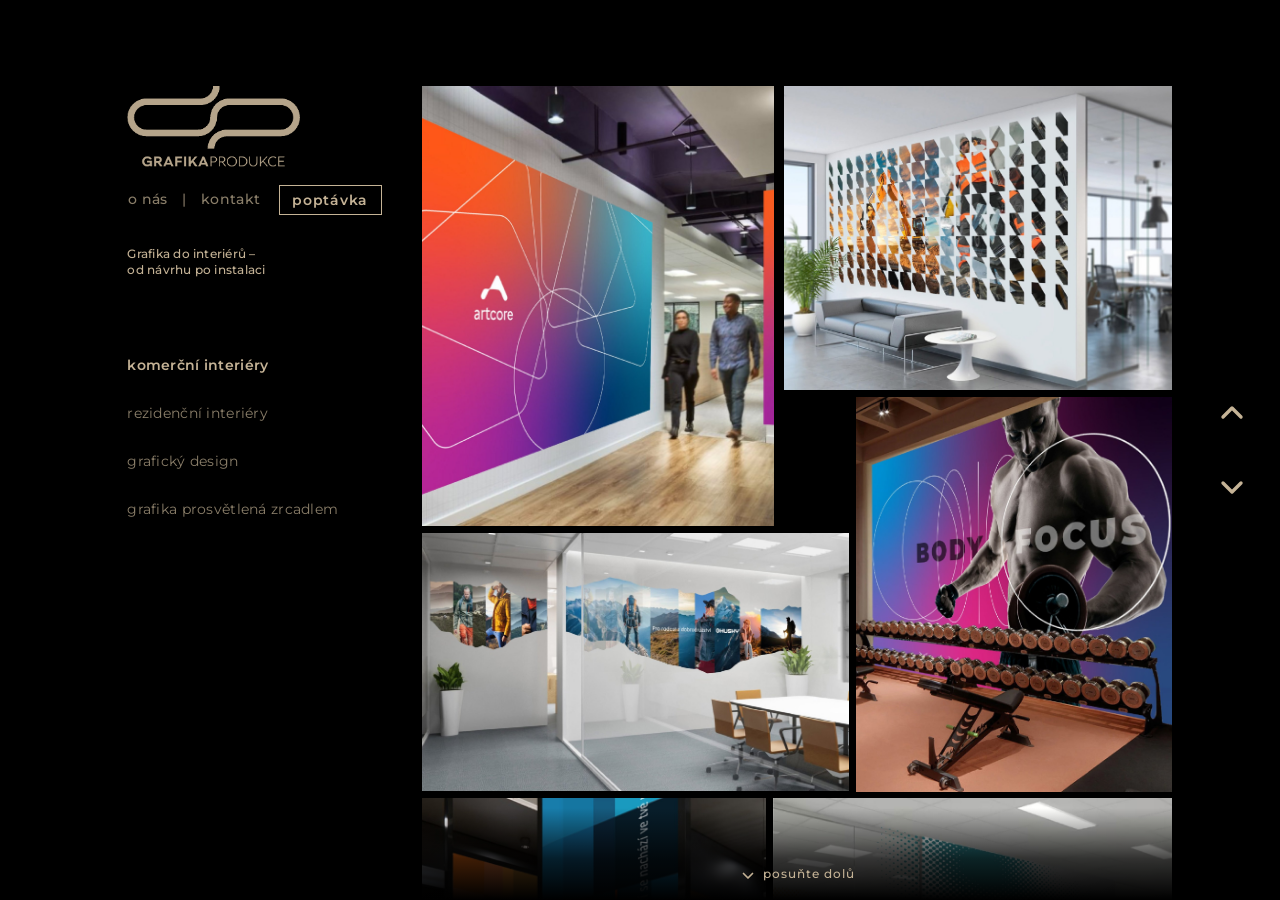
<file: index.html>
<!DOCTYPE html>
<html lang="cs">
<head>
  <meta charset="UTF-8" />
  <meta name="viewport" content="width=device-width, initial-scale=1.0" />
  <title>Grafika do interiérů a kanceláří, orientační systémy | GRAFIKAPRODUKCE</title>
  <meta name="description" content="Navrhujeme a vyrábíme grafiku pro komerční interiéry: wall design, kompletní grafiku kanceláří, orientační systémy a polepy skel. Pro architekty, fit-out firmy i firmy. Praha." />
  <link rel="canonical" href="https://www.grafikaprodukce.cz/" />
  <link rel="icon" href="/favicon.ico" sizes="any" />
  <link rel="icon" href="assets/logo.png" type="image/png" />
  <meta property="og:title" content="Grafika do interiérů a kanceláří, orientační systémy | GRAFIKAPRODUKCE" />
  <meta property="og:description" content="Navrhujeme a vyrábíme grafiku pro komerční interiéry: wall design, kompletní grafiku kanceláří, orientační systémy a polepy skel. Pro architekty, fit-out firmy i firmy. Praha." />
  <meta property="og:type" content="website" />
  <meta property="og:url" content="https://www.grafikaprodukce.cz/" />
  <meta property="og:image" content="https://www.grafikaprodukce.cz/assets/logo.png" />
  <meta property="og:locale" content="cs_CZ" />
  <meta property="og:site_name" content="GRAFIKAPRODUKCE" />
  <meta name="twitter:card" content="summary_large_image" />
  <meta name="theme-color" content="#000000" />
  <script type="application/ld+json">
  {
    "@context": "https://schema.org",
    "@type": "ProfessionalService",
    "name": "GRAFIKAPRODUKCE",
    "url": "https://www.grafikaprodukce.cz/",
    "logo": "https://www.grafikaprodukce.cz/assets/logo.png",
    "image": "https://www.grafikaprodukce.cz/assets/logo.png",
    "email": ["lumir@grafikaprodukce.cz", "lucie@grafikaprodukce.cz"],
    "telephone": ["+420732828692", "+420731450001"],
    "address": {
      "@type": "PostalAddress",
      "addressLocality": "Praha 6"
    },
    "employee": [
      {
        "@type": "Person",
        "name": "Lumír Kučera",
        "jobTitle": "grafika",
        "email": "lumir@grafikaprodukce.cz",
        "telephone": "+420732828692"
      },
      {
        "@type": "Person",
        "name": "Lucie Kučerová",
        "jobTitle": "produkce",
        "email": "lucie@grafikaprodukce.cz",
        "telephone": "+420731450001"
      }
    ]
  }
  </script>
  <link rel="preconnect" href="https://fonts.googleapis.com" />
  <link rel="preconnect" href="https://fonts.gstatic.com" crossorigin />
  <link href="https://fonts.googleapis.com/css2?family=Montserrat:wght@300;400;500;600&display=swap" rel="stylesheet" />
  <link rel="stylesheet" href="styles.css?v=tag1" />
</head>
<body>
  <div class="page">
    <header class="header">
      <a href="#galerie" class="logo" id="logo-home" aria-label="GRAFIKAPRODUKCE — domů">
        <img src="assets/logo.png" alt="GRAFIKAPRODUKCE" width="260" height="123" />
      </a>
      <nav class="top-nav" aria-label="Hlavní navigace">
        <a href="#onas" data-nav="onas">o nás</a>
        <span class="sep" aria-hidden="true">|</span>
        <a href="#kontakt" data-nav="kontakt">kontakt</a>
        <a href="#poptavka" class="nav-cta" data-nav="poptavka">poptávka</a>
      </nav>
    </header>

    <aside class="sidebar" aria-label="Kategorie">
      <h1>Grafika do interiérů – od návrhu po instalaci</h1>
      <nav class="cat-nav">
        <button type="button" class="cat active" data-cat="commercial">komerční interiéry</button>
        <button type="button" class="cat" data-cat="residential">rezidenční interiéry</button>
        <button type="button" class="cat" data-cat="branding">grafický design</button>
        <button type="button" class="cat" data-cat="mirror">grafika prosvětlená zrcadlem</button>
      </nav>
    </aside>

    <main class="main" id="main" tabindex="-1">
      <p class="sr-only" id="gallery-status" aria-live="polite"></p>
      <section class="gallery-panel" id="gallery-panel">
        <div class="gallery" id="gallery"></div>
      </section>

      <section class="about-panel" id="about" hidden>
        <div class="about-inner">
          <h2 class="about-heading">Grafický design</h2>
          <p class="about-text">
            Vytvoříme pro vás jedinečnou identitu značky. Logo, barvy, typografii. Pomáháme vizuálně komunikovat. Víme, že vizuální styl musí působit skvěle ve všech aplikacích od on-line prostoru až po vizitky, katalogy, reklamní předměty a architekturu.
          </p>
          <h2 class="about-heading">Komerční interiéry</h2>
          <p class="about-text">
            Navrhneme grafický design retailového prostoru, restaurace, bistra nebo kanceláře v symbióze s vaším vizuálním stylem. Prostor díky grafice komunikuje se svými uživateli, vytváří originální atmosféru a pomáhá v orientaci. Pokud přemýšlíte o redesignu nebo stojíte na začátku vašeho projektu, rádi vám pomůžeme. Využíváme řadu grafických prostředků a materiálů včetně 3D světelných panelů.
          </p>
          <h2 class="about-heading">Rezidenční interiéry</h2>
          <p class="about-text">
            Našim cílem je vytvořit něco vizuálně originálního a poutavého, co přinese okamžik vizuálního potěšení. Nemusí to být jen grafika adjustovaná v rámu. Digitální tisk aplikujeme na bezrámové desky s tvarovým výřezem, velkoplošné samolepící folie, řezanou fóliovou grafiku, lentikulární tisk a další. Ke každému interiéru přistupujeme individuálně.
          </p>
          <h2 class="about-heading">Grafika prosvětlená zrcadlem</h2>
          <p class="about-text">
            Grafická technika, která se stane dominantou interiéru. Ambientní osvětlení vyrábíme v různých velikostech, tvarech a barvách. V rámu nebo s podsvícením.
          </p>
          <div class="contact" id="kontakt">
            <p>grafika | Lumír Kučera | <a href="mailto:lumir@grafikaprodukce.cz">lumir@grafikaprodukce.cz</a> | <a href="tel:+420732828692">732&nbsp;828&nbsp;692</a></p>
            <p>produkce | Lucie Kučerová | <a href="mailto:lucie@grafikaprodukce.cz">lucie@grafikaprodukce.cz</a> | <a href="tel:+420731450001">731&nbsp;450&nbsp;001</a></p>
            <p class="city">Praha 6</p>
          </div>

          <form class="inquiry-form" id="poptavka" action="https://formsubmit.co/lumir@grafikaprodukce.cz" method="post" novalidate>
            <input type="hidden" name="_subject" value="Nová poptávka z webu grafikaprodukce.cz" />
            <input type="hidden" name="_template" value="table" />
            <input type="hidden" name="_captcha" value="false" />
            <input type="text" name="_honey" class="hp-field" tabindex="-1" autocomplete="off" aria-hidden="true" style="display:none" />
            <div class="field">
              <label for="inq-name">jméno</label>
              <input type="text" id="inq-name" name="jméno" autocomplete="name" required aria-required="true" aria-describedby="inq-name-error" />
              <p class="field-error" id="inq-name-error" hidden></p>
            </div>
            <div class="field">
              <label for="inq-email">email</label>
              <input type="email" id="inq-email" name="email" autocomplete="email" inputmode="email" spellcheck="false" required aria-required="true" aria-describedby="inq-email-error" />
              <p class="field-error" id="inq-email-error" hidden></p>
            </div>
            <div class="field">
              <label for="inq-msg">zpráva</label>
              <textarea id="inq-msg" name="zpráva" rows="5" required aria-required="true" aria-describedby="inq-msg-error"></textarea>
              <p class="field-error" id="inq-msg-error" hidden></p>
            </div>
            <button type="submit" class="submit-btn">odeslat</button>
            <p class="form-note form-status" id="inq-status" role="status" aria-live="polite" hidden></p>
          </form>
        </div>
      </section>
    </main>

    <div class="scroll-edge" id="scroll-edge" aria-hidden="true">
      <p class="scroll-hint" id="scroll-hint" hidden>
        <svg viewBox="0 0 24 24" width="18" height="18" fill="none" stroke="currentColor" stroke-width="2.25" stroke-linecap="round" stroke-linejoin="round" aria-hidden="true"><polyline points="6 10 12 16 18 10"/></svg>
        posuňte dolů
      </p>
    </div>

    <div class="chevrons">
      <button type="button" class="chev" id="chev-up" title="Nahoru" aria-label="Nahoru">
        <svg viewBox="0 0 24 24" width="44" height="44" fill="none" stroke="currentColor" stroke-width="2.25" stroke-linecap="round" stroke-linejoin="round"><polyline points="6 14 12 8 18 14"/></svg>
      </button>
      <button type="button" class="chev" id="chev-down" title="Dolů" aria-label="Dolů">
        <svg viewBox="0 0 24 24" width="44" height="44" fill="none" stroke="currentColor" stroke-width="2.25" stroke-linecap="round" stroke-linejoin="round"><polyline points="6 10 12 16 18 10"/></svg>
      </button>
    </div>
  </div>

  <div class="toast" id="toast" role="status" aria-live="polite" hidden></div>

  <dialog class="lightbox" id="lightbox" aria-modal="true" aria-labelledby="lightbox-title">
    <p class="sr-only" id="lightbox-title">Zvětšená fotografie</p>
    <button type="button" class="lightbox-ctrl lightbox-prev" data-lightbox="prev" aria-label="Předchozí fotografie">
      <svg viewBox="0 0 24 24" width="32" height="32" fill="none" stroke="currentColor" stroke-width="2.25" stroke-linecap="round" stroke-linejoin="round" aria-hidden="true"><polyline points="14 6 8 12 14 18"/></svg>
    </button>
    <button type="button" class="lightbox-ctrl lightbox-next" data-lightbox="next" aria-label="Další fotografie">
      <svg viewBox="0 0 24 24" width="32" height="32" fill="none" stroke="currentColor" stroke-width="2.25" stroke-linecap="round" stroke-linejoin="round" aria-hidden="true"><polyline points="10 6 16 12 10 18"/></svg>
    </button>
    <button type="button" class="lightbox-ctrl lightbox-close" data-lightbox="close" aria-label="Zavřít">
      <svg viewBox="0 0 24 24" width="28" height="28" fill="none" stroke="currentColor" stroke-width="2.25" stroke-linecap="round" aria-hidden="true"><line x1="6" y1="6" x2="18" y2="18"/><line x1="18" y1="6" x2="6" y2="18"/></svg>
    </button>
    <div class="lightbox-stage">
      <img id="lightbox-img" alt="" />
    </div>
    <p class="lightbox-count" id="lightbox-count" aria-hidden="true"></p>
    <p class="sr-only" id="lightbox-status" aria-live="polite"></p>
  </dialog>

  <script src="assets/layout.embedded.js?v=home1"></script>
  <script src="app.js?v=trim3"></script>
</body>
</html>
</file>
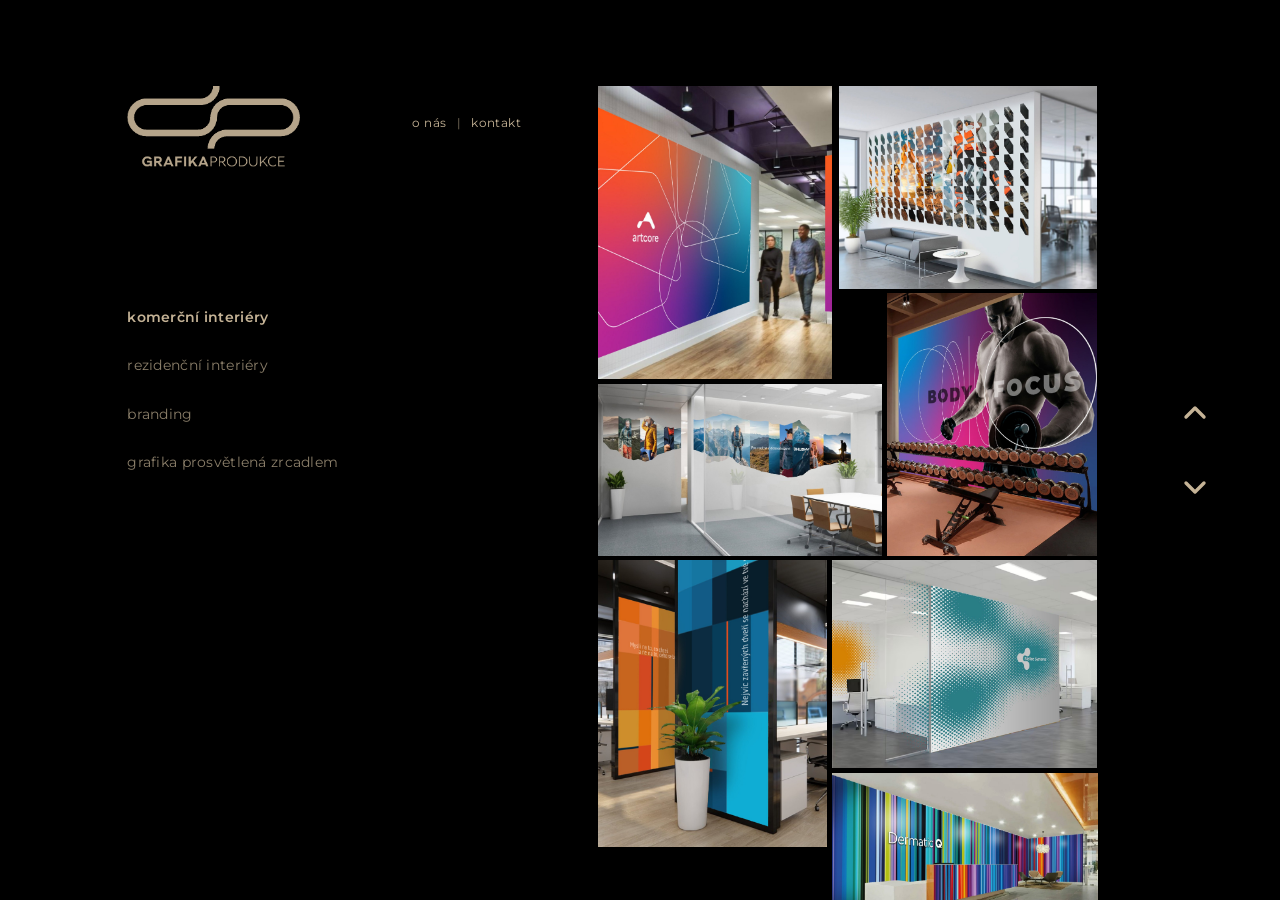
<file: puvodni/index.html>
<!-- deploy-check: grok-bot can push -->
<!DOCTYPE html>
<html lang="cs">
<head>
  <meta charset="UTF-8" />
  <meta name="viewport" content="width=device-width, initial-scale=1.0" />
  <script>
    (function () {
      var path = location.pathname;
      if (!/\/puvodni\/?$/.test(path) && !/\/puvodni\/index\.html$/.test(path)) return;
      var basePath = path;
      if (/\/index\.html$/.test(basePath)) basePath = basePath.replace(/index\.html$/, "");
      if (!basePath.endsWith("/")) basePath += "/";
      var base = document.createElement("base");
      base.href = basePath;
      document.currentScript.parentNode.insertBefore(base, document.currentScript.nextSibling);
    })();
  </script>
  <title>GRAFIKAPRODUKCE</title>
  <meta name="description" content="Grafika a produkce — unikátní vizuální identita a grafika interiérů." />
  <link rel="preconnect" href="https://fonts.googleapis.com" />
  <link rel="preconnect" href="https://fonts.gstatic.com" crossorigin />
  <link href="https://fonts.googleapis.com/css2?family=Montserrat:wght@300;400;500;600&display=swap" rel="stylesheet" />
  <link rel="stylesheet" href="styles.css?v=form2" />
</head>
<body>
  <div class="page">
    <header class="header">
      <a href="#" class="logo" id="logo-home" aria-label="GRAFIKAPRODUKCE — domů">
        <img src="assets/logo.png" alt="GRAFIKAPRODUKCE" width="260" height="123" />
      </a>
      <nav class="top-nav" aria-label="Hlavní navigace">
        <a href="#onas" data-section="about">o nás</a>
        <span class="sep" aria-hidden="true">|</span>
        <a href="#kontakt" data-section="about">kontakt</a>
      </nav>
    </header>

    <aside class="sidebar" aria-label="Kategorie">
      <nav class="cat-nav">
        <button type="button" class="cat active" data-cat="commercial">komerční interiéry</button>
        <button type="button" class="cat" data-cat="residential">rezidenční interiéry</button>
        <button type="button" class="cat" data-cat="branding">branding</button>
        <button type="button" class="cat" data-cat="mirror">grafika prosvětlená zrcadlem</button>
      </nav>
    </aside>

    <main class="main" id="main">
      <section class="gallery-panel" id="gallery-panel" aria-live="polite">
        <div class="gallery" id="gallery"></div>
      </section>

      <section class="about-panel" id="about" hidden>
        <div class="about-inner">
          <h2 class="about-heading">Branding</h2>
          <p class="about-text">
            Vytvoříme pro vás jedinečnou identitu značky. Logo, barvy, typografii. Pomáháme vizuálně komunikovat. Víme, že vizuální styl musí působit skvěle ve všech aplikacích od on-line prostoru až po vizitky, katalogy, reklamní předměty a architekturu.
          </p>
          <h2 class="about-heading">Komerční interiéry</h2>
          <p class="about-text">
            Navrhneme grafický design retailového prostoru, restaurace, bistra nebo kanceláře v symbióze s vaším vizuálním stylem. Prostor díky grafice komunikuje se svými uživateli, vytváří originální atmosféru a pomáhá v orientaci. Pokud přemýšlíte o redesignu nebo stojíte na začátku vašeho projektu, rádi vám pomůžeme. Využíváme řadu grafických prostředků a materiálů včetně 3D světelných panelů.
          </p>
          <h2 class="about-heading">Rezidenční interiéry</h2>
          <p class="about-text">
            Našim cílem je vytvořit něco vizuálně originálního a poutavého, co přinese okamžik vizuálního potěšení. Nemusí to být jen grafika adjustovaná v rámu. Digitální tisk aplikujeme na bezrámové desky s tvarovým výřezem, velkoplošné samolepící folie, řezanou fóliovou grafiku, lentikulární tisk a další. Ke každému interiéru přistupujeme individuálně.
          </p>
          <h2 class="about-heading">Grafika prosvětlená zrcadlem</h2>
          <p class="about-text">
            Grafická technika, která se stane dominantou interiéru. Ambientní osvětlení vyrábíme v různých velikostech, tvarech a barvách. V rámu nebo s podsvícením.
          </p>
          <div class="contact" id="kontakt">
            <p>grafika | Lumír Kučera | <a href="mailto:lumir@grafikaprodukce.cz">lumir@grafikaprodukce.cz</a> | <a href="tel:+420732828692">732&nbsp;828&nbsp;692</a></p>
            <p>produkce | Lucie Kučerová | <a href="mailto:lucie@grafikaprodukce.cz">lucie@grafikaprodukce.cz</a> | <a href="tel:+420731450001">731&nbsp;450&nbsp;001</a></p>
            <p class="city">Praha 6</p>
          </div>

          <form class="inquiry-form" id="inquiry-form" action="https://formsubmit.co/lumir@grafikaprodukce.cz" method="post">
            <input type="hidden" name="_subject" value="Nová poptávka z webu grafikaprodukce.cz" />
            <input type="hidden" name="_template" value="table" />
            <input type="hidden" name="_captcha" value="false" />
            <input type="text" name="_honey" class="hp-field" tabindex="-1" autocomplete="off" aria-hidden="true" style="display:none" />
            <div class="field">
              <label for="inq-name">jméno</label>
              <input type="text" id="inq-name" name="jméno" autocomplete="name" required />
            </div>
            <div class="field">
              <label for="inq-email">email</label>
              <input type="email" id="inq-email" name="email" autocomplete="email" required />
            </div>
            <div class="field">
              <label for="inq-msg">zpráva</label>
              <textarea id="inq-msg" name="zpráva" rows="5" required></textarea>
            </div>
            <button type="submit" class="submit-btn">odeslat</button>
            <p class="form-status" id="inq-status" role="status" aria-live="polite" hidden></p>
          </form>
        </div>
      </section>
    </main>

    <div class="chevrons">
      <button type="button" class="chev" id="chev-up" title="Nahoru" aria-label="Nahoru">
        <svg viewBox="0 0 24 24" width="44" height="44" fill="none" stroke="currentColor" stroke-width="2.25" stroke-linecap="round" stroke-linejoin="round"><polyline points="6 14 12 8 18 14"/></svg>
      </button>
      <button type="button" class="chev" id="chev-down" title="Dolů" aria-label="Dolů">
        <svg viewBox="0 0 24 24" width="44" height="44" fill="none" stroke="currentColor" stroke-width="2.25" stroke-linecap="round" stroke-linejoin="round"><polyline points="6 10 12 16 18 10"/></svg>
      </button>
    </div>
  </div>

  <script src="assets/layout.embedded.js"></script>
  <script src="app.js?v=form2"></script>
</body>
</html>
</file>
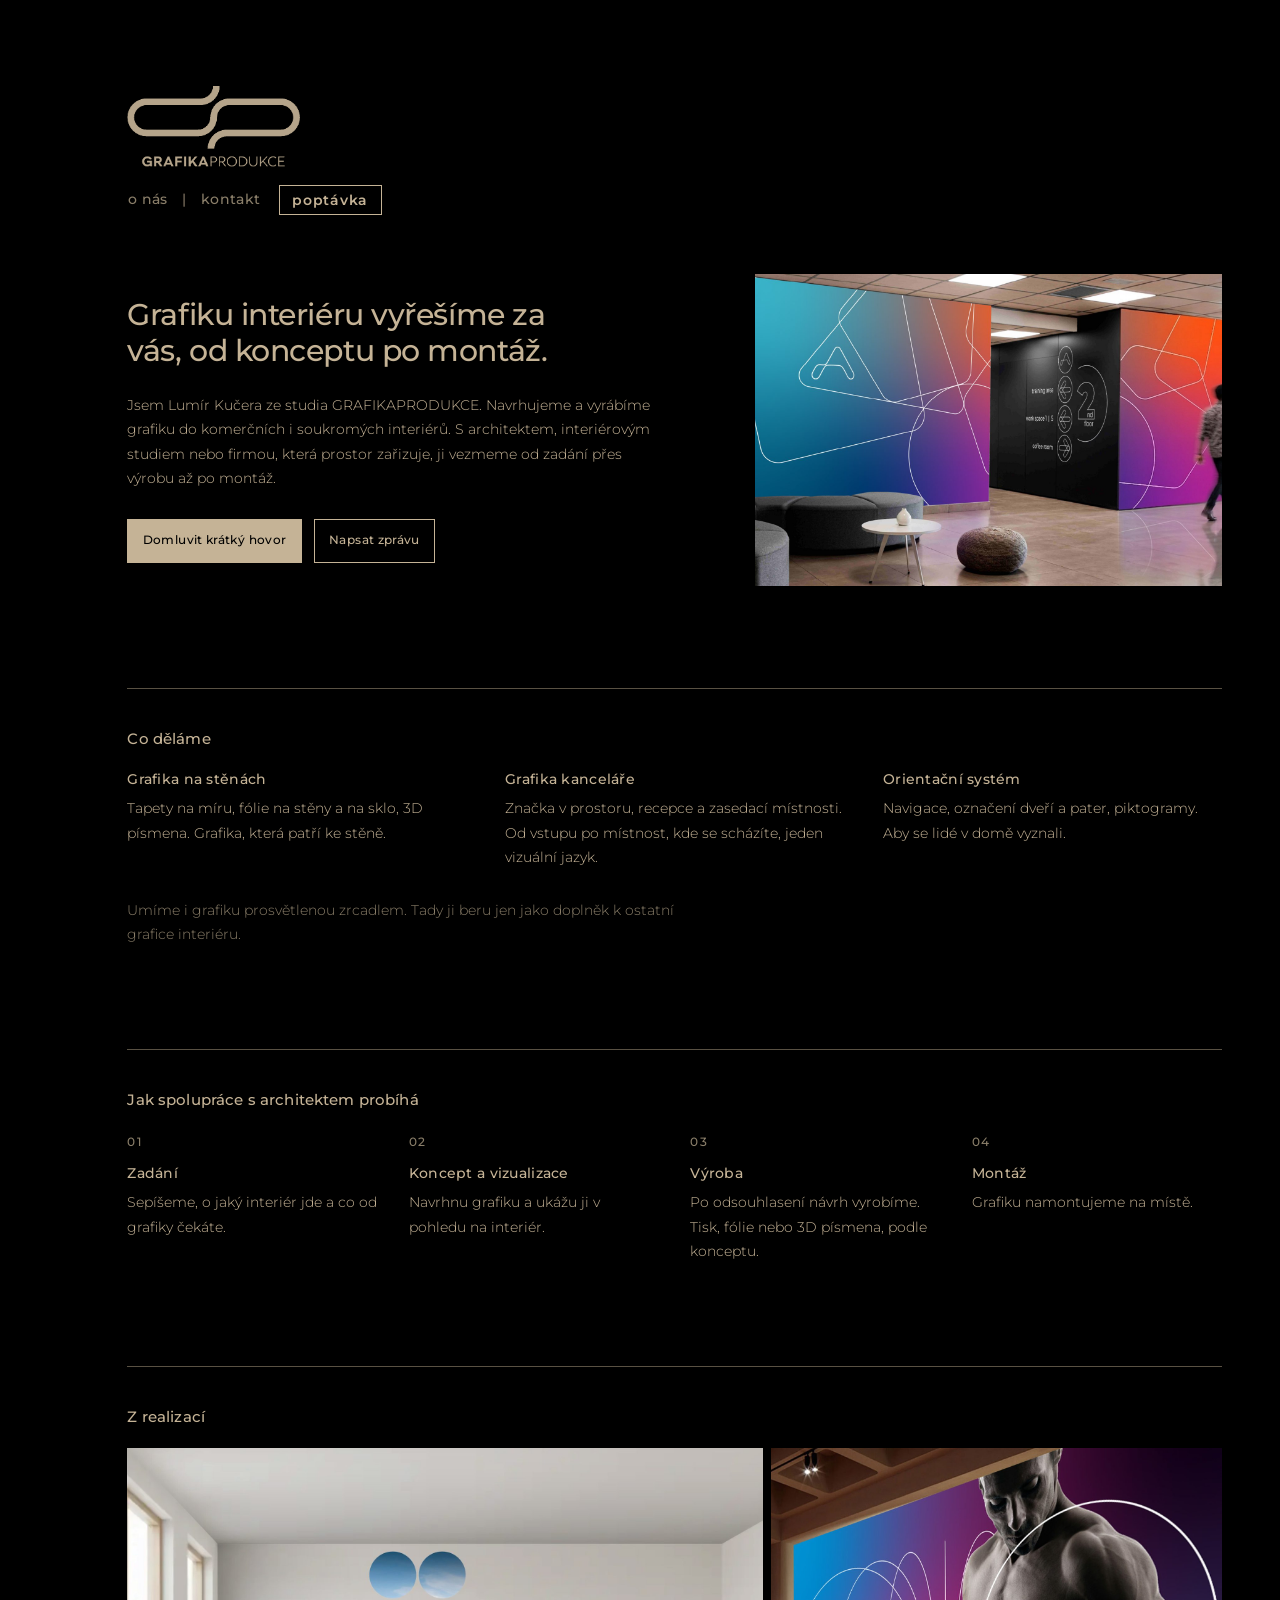
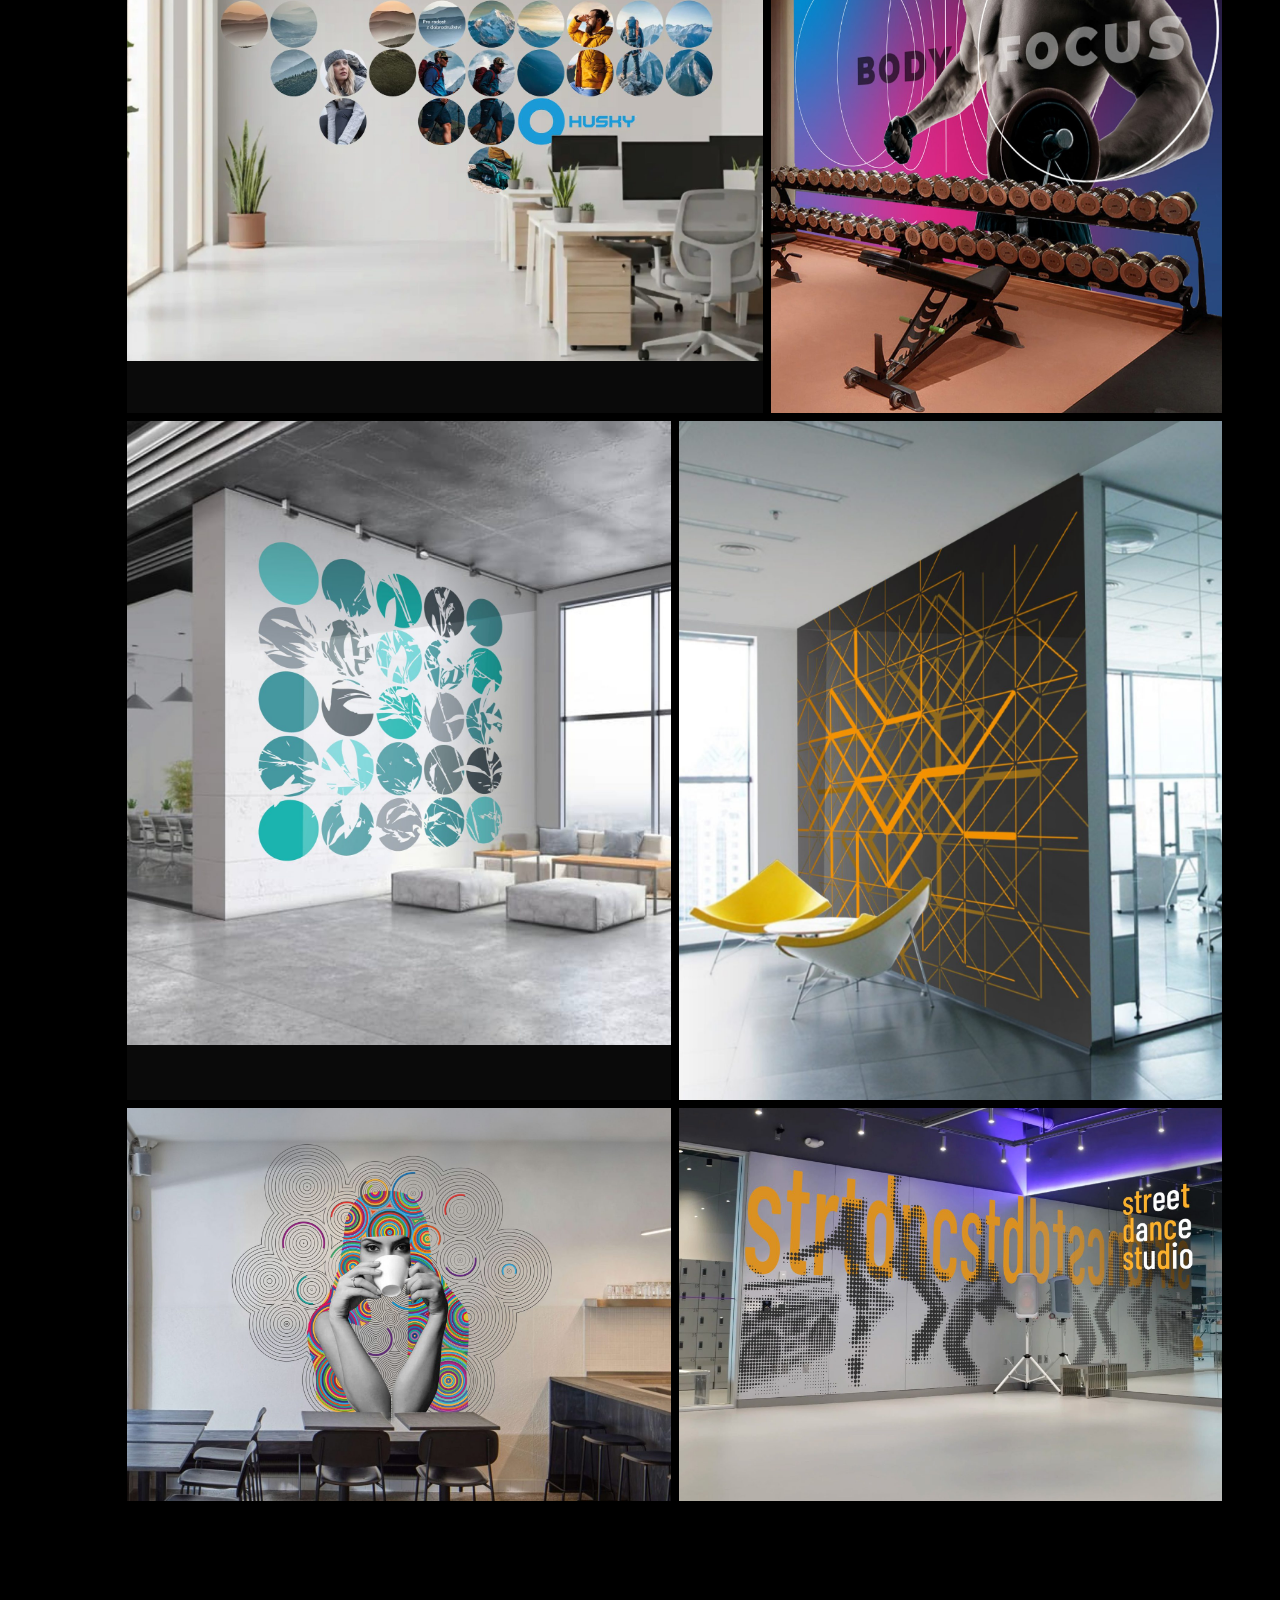
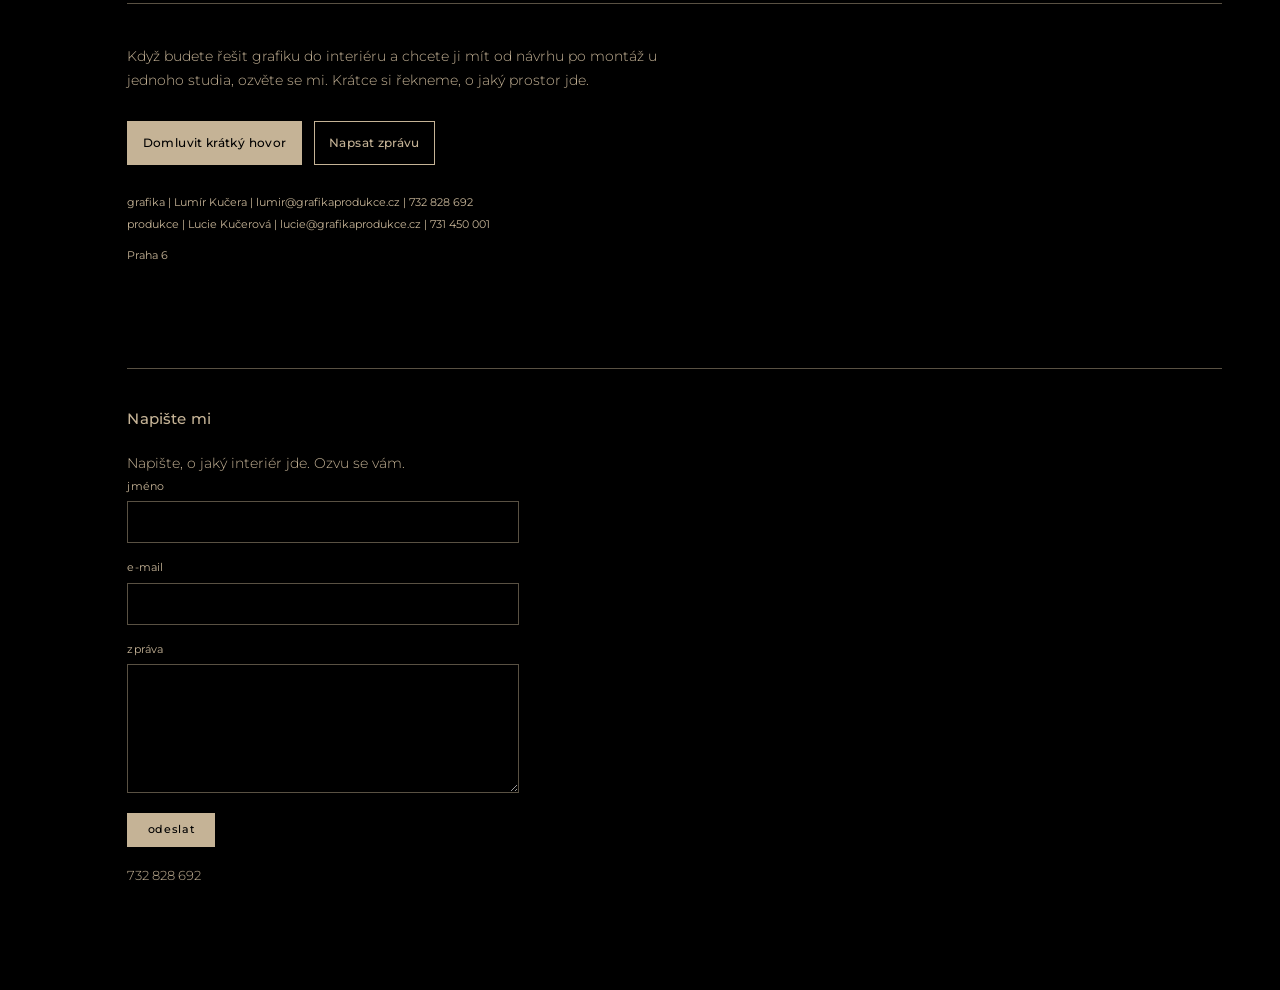
<file: nabidka/grafika-interieru/index.html>
<!DOCTYPE html>
<html lang="cs">
<head>
  <meta charset="UTF-8" />
  <meta name="viewport" content="width=device-width, initial-scale=1.0" />
  <title>Grafika interiéru, GRAFIKAPRODUKCE</title>
  <meta name="description" content="Návrh a výroba grafiky do komerčních a soukromých interiérů. Od konceptu po montáž." />
  <meta name="robots" content="noindex" />
  <link rel="canonical" href="https://www.grafikaprodukce.cz/nabidka/grafika-interieru/" />
  <link rel="icon" href="/assets/logo.png" type="image/png" />
  <meta property="og:title" content="Grafika interiéru, GRAFIKAPRODUKCE" />
  <meta property="og:description" content="Návrh a výroba grafiky do komerčních a soukromých interiérů. Od konceptu po montáž." />
  <meta property="og:type" content="website" />
  <meta property="og:url" content="https://www.grafikaprodukce.cz/nabidka/grafika-interieru/" />
  <meta property="og:image" content="https://www.grafikaprodukce.cz/assets/logo.png" />
  <meta name="theme-color" content="#000000" />
  <link rel="preconnect" href="https://fonts.googleapis.com" />
  <link rel="preconnect" href="https://fonts.gstatic.com" crossorigin />
  <link href="https://fonts.googleapis.com/css2?family=Montserrat:wght@300;400;500;600&display=swap" rel="stylesheet" />
  <link rel="stylesheet" href="/styles.css?v=home1" />
  <link rel="stylesheet" href="/nabidka/grafika-interieru/offer.css?v=8" />
</head>
<body class="offer-page">
  <div class="offer-frame">
    <header class="header">
      <a href="/" class="logo" aria-label="GRAFIKAPRODUKCE, domů">
        <img src="/assets/logo.png" alt="GRAFIKAPRODUKCE" width="260" height="123" />
      </a>
      <nav class="top-nav" aria-label="Hlavní navigace">
        <a href="/#onas">o nás</a>
        <span class="sep" aria-hidden="true">|</span>
        <a href="/#kontakt">kontakt</a>
        <a href="/#poptavka" class="nav-cta">poptávka</a>
      </nav>
    </header>

    <main class="offer-main" id="main">
      <div class="offer-inner">
        <section class="hero">
          <div class="hero-copy">
            <h1>Grafiku interiéru vyřešíme za vás, od konceptu po montáž.</h1>
            <p class="lede">Jsem Lumír Kučera ze studia GRAFIKAPRODUKCE. Navrhujeme a vyrábíme grafiku do komerčních i soukromých interiérů. S architektem, interiérovým studiem nebo firmou, která prostor zařizuje, ji vezmeme od zadání přes výrobu až po montáž.</p>
            <div class="actions">
              <a class="btn btn-solid" href="https://cal.com/grafikaprodukce/kratky-hovor" data-book-open>Domluvit krátký hovor</a>
              <a class="btn btn-line" href="#zprava">Napsat zprávu</a>
            </div>
          </div>
          <figure class="hero-shot">
            <img src="/assets/landing/grafika-interieru/01.jpg" alt="Kancelářská grafika s barevným přechodem a linkami na stěnách" width="1800" height="1012" />
          </figure>
        </section>

        <section class="block" aria-labelledby="co-delame">
          <h2 id="co-delame">Co děláme</h2>
          <div class="services">
            <article class="service">
              <h3>Grafika na stěnách</h3>
              <p>Tapety na míru, fólie na stěny a na sklo, 3D písmena. Grafika, která patří ke stěně.</p>
            </article>
            <article class="service">
              <h3>Grafika kanceláře</h3>
              <p>Značka v prostoru, recepce a zasedací místnosti. Od vstupu po místnost, kde se scházíte, jeden vizuální jazyk.</p>
            </article>
            <article class="service">
              <h3>Orientační systém</h3>
              <p>Navigace, označení dveří a pater, piktogramy. Aby se lidé v domě vyznali.</p>
            </article>
          </div>
          <p class="addon">Umíme i grafiku prosvětlenou zrcadlem. Tady ji beru jen jako doplněk k ostatní grafice interiéru.</p>
        </section>

        <section class="block" aria-labelledby="spoluprace">
          <h2 id="spoluprace">Jak spolupráce s architektem probíhá</h2>
          <ol class="steps">
            <li>
              <span class="step-no">01</span>
              <h3>Zadání</h3>
              <p>Sepíšeme, o jaký interiér jde a co od grafiky čekáte.</p>
            </li>
            <li>
              <span class="step-no">02</span>
              <h3>Koncept a vizualizace</h3>
              <p>Navrhnu grafiku a ukážu ji v pohledu na interiér.</p>
            </li>
            <li>
              <span class="step-no">03</span>
              <h3>Výroba</h3>
              <p>Po odsouhlasení návrh vyrobíme. Tisk, fólie nebo 3D písmena, podle konceptu.</p>
            </li>
            <li>
              <span class="step-no">04</span>
              <h3>Montáž</h3>
              <p>Grafiku namontujeme na místě.</p>
            </li>
          </ol>
        </section>

        <section class="block" aria-labelledby="ukazky">
          <h2 id="ukazky">Z realizací</h2>
          <div class="frames">
            <figure class="end-wide">
              <img src="/assets/landing/grafika-interieru/06.jpg" alt="Kancelářská stěna s kruhovými fotografiemi a logem" width="1800" height="1453" />
            </figure>
            <figure class="end-portrait">
              <img src="/assets/landing/grafika-interieru/07.jpg" alt="Grafika ve fitness centru" width="1439" height="1800" />
            </figure>
            <figure>
              <img src="/assets/landing/grafika-interieru/02.jpg" alt="Stěna s kruhovými fotografickými motivy v tyrkysové lobby" width="1568" height="1800" loading="lazy" />
            </figure>
            <figure>
              <img src="/assets/landing/grafika-interieru/03.jpg" alt="Geometrická oranžová liniová grafika na tmavé stěně" width="1442" height="1800" loading="lazy" />
            </figure>
            <figure>
              <img src="/assets/landing/grafika-interieru/04.jpg" alt="Výtvarná nástěnná grafika s portrétem v jídelně" width="1800" height="1301" loading="lazy" />
            </figure>
            <figure>
              <img src="/assets/landing/grafika-interieru/05.jpg" alt="Grafika pro taneční studio" width="1800" height="1301" loading="lazy" />
            </figure>
          </div>
        </section>

        <section class="block close" aria-labelledby="zaver">
          <h2 id="zaver" class="sr-only">Kontakt</h2>
          <p class="lede">Když budete řešit grafiku do interiéru a chcete ji mít od návrhu po montáž u jednoho studia, ozvěte se mi. Krátce si řekneme, o jaký prostor jde.</p>
          <div class="actions">
            <a class="btn btn-solid" href="https://cal.com/grafikaprodukce/kratky-hovor" data-book-open>Domluvit krátký hovor</a>
            <a class="btn btn-line" href="#zprava">Napsat zprávu</a>
          </div>
          <div class="contact">
            <p>grafika | Lumír Kučera | <a href="mailto:lumir@grafikaprodukce.cz">lumir@grafikaprodukce.cz</a> | <a href="tel:+420732828692">732&nbsp;828&nbsp;692</a></p>
            <p>produkce | Lucie Kučerová | <a href="mailto:lucie@grafikaprodukce.cz">lucie@grafikaprodukce.cz</a> | <a href="tel:+420731450001">731&nbsp;450&nbsp;001</a></p>
            <p class="city">Praha 6</p>
          </div>
        </section>

        <section class="block" id="zprava" aria-labelledby="zprava-title">
          <h2 id="zprava-title">Napište mi</h2>
          <p class="lede">Napište, o jaký interiér jde. Ozvu se vám.</p>
          <form class="inquiry-form" id="offer-inquiry" action="https://formsubmit.co/lumir@grafikaprodukce.cz" method="post" novalidate>
            <input type="hidden" name="_subject" value="Poptávka z nabídkové stránky – grafika interiéru" />
            <input type="hidden" name="_template" value="table" />
            <input type="hidden" name="_captcha" value="false" />
            <input type="text" name="_honey" class="hp-field" tabindex="-1" autocomplete="off" aria-hidden="true" style="display:none" />
            <div class="field">
              <label for="offer-name">jméno</label>
              <input type="text" id="offer-name" name="jméno" autocomplete="name" required maxlength="120" aria-describedby="offer-name-error" />
              <p class="field-error" id="offer-name-error" hidden></p>
            </div>
            <div class="field">
              <label for="offer-email">e-mail</label>
              <input type="email" id="offer-email" name="email" autocomplete="email" inputmode="email" spellcheck="false" required maxlength="200" aria-required="true" aria-describedby="offer-email-error" />
              <p class="field-error" id="offer-email-error" hidden></p>
            </div>
            <div class="field">
              <label for="offer-msg">zpráva</label>
              <textarea id="offer-msg" name="zpráva" rows="5" required maxlength="4000" aria-describedby="offer-msg-error"></textarea>
              <p class="field-error" id="offer-msg-error" hidden></p>
            </div>
            <button type="submit" class="submit-btn">odeslat</button>
            <p class="form-note form-status" id="offer-status" role="status" aria-live="polite" hidden></p>
          </form>
          <p class="inquiry-phone"><a href="tel:+420732828692">732&nbsp;828&nbsp;692</a></p>
        </section>
      </div>
    </main>
  </div>

  <dialog class="book" id="book-dialog" aria-labelledby="book-title">
    <div class="book-panel">
      <div class="book-head">
        <h2 id="book-title">Krátký hovor</h2>
        <button type="button" class="book-x" data-book-close>zavřít</button>
      </div>
      <div class="book-body">

      <div data-book-view="pick">
        <p class="book-lead">Vyberte čas, kdy vám zavolám. Hovor trvá zhruba 15 minut.</p>
        <p class="book-note" data-book-loading hidden>Načítám volné časy.</p>
        <p class="book-alert" data-book-alert hidden></p>
        <div class="book-days" data-book-days role="group" aria-label="Den" hidden></div>
        <div class="book-slots" data-book-slots role="group" aria-label="Čas" hidden></div>
        <form class="book-form" data-book-form hidden novalidate>
          <p class="book-chosen" data-book-chosen></p>
          <div class="field">
            <label for="book-name">jméno</label>
            <input id="book-name" name="jméno" type="text" autocomplete="name" required maxlength="120" />
            <p class="field-error" data-error-for="name" hidden></p>
          </div>
          <div class="field">
            <label for="book-email">e-mail (nepovinný)</label>
            <input id="book-email" name="email" type="email" autocomplete="email" inputmode="email" maxlength="200" />
            <p class="field-error" data-error-for="email" hidden></p>
          </div>
          <div class="field">
            <label for="book-phone">telefon</label>
            <input id="book-phone" name="telefon" type="tel" autocomplete="tel" inputmode="tel" required maxlength="24" value="+420" />
            <p class="field-error" data-error-for="phone" hidden></p>
          </div>
          <div class="field">
            <label for="book-note">poznámka, volitelné</label>
            <textarea id="book-note" name="poznámka" rows="3" maxlength="500"></textarea>
          </div>
          <button type="submit" class="btn btn-solid" data-book-submit disabled>Potvrdit hovor</button>
        </form>
        <div class="book-fallback" data-book-fallback hidden>
          <p>V těchto dnech teď není volný čas.</p>
          <p><a href="https://cal.com/grafikaprodukce/kratky-hovor">Vybrat čas na Cal.com</a></p>
          <p><a href="#zprava" data-book-message>Napsat zprávu</a></p>
          <p><a href="tel:+420732828692">732&nbsp;828&nbsp;692</a></p>
        </div>
      </div>

      <div data-book-view="success" hidden>
        <p class="book-result-title">Hotovo.</p>
        <p data-book-when></p>
        <p data-book-mail hidden>Potvrzení jsme poslali na e-mail.</p>
      </div>

      <div data-book-view="error" hidden>
        <p class="book-result-title">Hovor se nepodařilo domluvit.</p>
        <p data-book-error-text>Zkuste to za chvíli znovu, vyberte čas na Cal.com, nebo napište zprávu.</p>
        <p><a href="https://cal.com/grafikaprodukce/kratky-hovor">Vybrat čas na Cal.com</a></p>
        <p><a href="#zprava" data-book-message>Napsat zprávu</a></p>
        <p><a href="tel:+420732828692">732&nbsp;828&nbsp;692</a></p>
        <button type="button" class="btn btn-line" data-book-retry>Zkusit znovu</button>
      </div>
      </div>
    </div>
  </dialog>

  <script src="/nabidka/grafika-interieru/book.js?v=6"></script>
</body>
</html>
</file>
<file: styles.css>
:root {
  --bg: #000000;
  --accent: #c5b396;
  --accent-dim: rgba(197, 179, 150, 0.45);
  --accent-soft: rgba(197, 179, 150, 0.7);
  --font: "Montserrat", system-ui, -apple-system, "Segoe UI", sans-serif;
  /* Mockup 1920: left→gallery 879 (45.8%), gallery 786 (41%), chevron zone 255 (13.3%) */
  --pad-x: clamp(40px, 9.95vw, 191px);
  --pad-top: clamp(48px, 6.7vw, 128px);
  --gutter-x: 8px;
  --gutter-y: 8px;
}

*,
*::before,
*::after {
  box-sizing: border-box;
}

html {
  scroll-behavior: smooth;
  height: 100%;
}

body {
  margin: 0;
  background: var(--bg);
  color: var(--accent);
  font-family: var(--font);
  font-weight: 300;
  font-size: 14px;
  line-height: 1.55;
  -webkit-font-smoothing: antialiased;
  height: 100%;
  overflow: hidden;
}

a {
  color: inherit;
  text-decoration: none;
}

a:hover {
  opacity: 0.75;
}

button {
  font: inherit;
  color: inherit;
  background: none;
  border: none;
  cursor: pointer;
  padding: 0;
  text-align: left;
}

/*
  Sticky left chrome: logo + categories stay fixed.
  Only .main (gallery / about + form) scrolls.
*/
.page {
  display: grid;
  grid-template-columns: minmax(280px, 45.8fr) minmax(0, 41fr) minmax(56px, 13.3fr);
  grid-template-rows: auto 1fr;
  grid-template-areas:
    "header main chevrons"
    "sidebar main chevrons";
  height: 100vh;
  height: 100dvh;
  width: 100%;
  max-width: 1920px;
  margin: 0 auto;
  overflow: hidden;
}

.header {
  grid-area: header;
  display: flex;
  align-items: flex-start;
  flex-wrap: wrap;
  padding: var(--pad-top) 12px 0 var(--pad-x);
  position: relative;
  z-index: 4;
}

.logo {
  flex: 0 0 auto;
}

.logo img {
  display: block;
  width: clamp(168px, 13.5vw, 260px);
  height: auto;
}

.top-nav {
  display: flex;
  align-items: center;
  flex-wrap: wrap;
  gap: 10px 14px;
  /* kept near the mark; slightly tighter so the stronger nav + poptávka still sit in the left chrome */
  margin-top: clamp(28px, 2.1vw, 42px);
  margin-left: clamp(28px, 5.5vw, 96px);
  font-size: clamp(14px, 0.86vw, 16.5px);
  font-weight: 500;
  letter-spacing: 0.02em;
  text-transform: lowercase;
}

.top-nav .sep {
  opacity: 0.65;
  user-select: none;
}

.top-nav a {
  color: var(--accent-soft);
  padding: 0.2em 0.05em;
}

.top-nav a:hover,
.top-nav a.active {
  color: var(--accent);
  opacity: 1;
}

.top-nav a.active {
  font-weight: 600;
}

.top-nav a.nav-cta {
  margin-left: 4px;
  padding: 0.38em 0.9em;
  border: 1px solid var(--accent);
  color: var(--accent);
  font-weight: 600;
  letter-spacing: 0.05em;
  line-height: 1.2;
}

.top-nav a.nav-cta:hover,
.top-nav a.nav-cta.active {
  background: var(--accent);
  color: #000;
  opacity: 1;
}

.sidebar {
  grid-area: sidebar;
  /* mockup: cats start ~215px below logo bottom */
  padding: clamp(80px, 11vw, 220px) 32px 64px var(--pad-x);
  overflow: hidden;
}

/* Page title sits in the empty band above the categories so the
   gallery, logo and navigation keep their places. */
h1 {
  margin: 0;
  max-width: 22em;
  font-size: clamp(12px, 0.73vw, 14px);
  font-weight: 500;
  line-height: 1.4;
  letter-spacing: 0.02em;
  color: var(--accent);
  text-wrap: balance;
}

@media (min-width: 961px) {
  .sidebar {
    position: relative;
  }

  h1 {
    position: absolute;
    left: var(--pad-x);
    right: 32px;
    top: clamp(16px, 2.4vw, 40px);
  }
}

.cat-nav {
  display: flex;
  flex-direction: column;
  gap: clamp(30px, 2.2vw, 42px);
}

.cat {
  align-self: flex-start;
  font-size: clamp(14px, 0.86vw, 16.5px);
  font-weight: 400;
  letter-spacing: 0.02em;
  text-transform: lowercase;
  color: var(--accent-soft);
  transition: color 0.2s ease;
  line-height: 1.3;
  max-width: 22em;
}

.cat:hover {
  color: var(--accent);
}

.cat.active {
  color: var(--accent);
  font-weight: 600;
}

.main {
  grid-area: main;
  /* Align top padding with header (--pad-top); horizontal inset matches header right pad */
  padding: var(--pad-top) 12px 80px 12px;
  min-width: 0;
  width: 100%;
  height: 100%;
  overflow-x: hidden;
  overflow-y: auto;
  overscroll-behavior: contain;
  /* Scrollbar hidden until hover (Firefox) */
  scrollbar-width: thin;
  scrollbar-color: transparent transparent;
}

.main:hover,
.main:focus-within {
  scrollbar-color: var(--accent-dim) transparent;
}

.main::-webkit-scrollbar {
  width: 6px;
}

.main::-webkit-scrollbar-track {
  background: transparent;
}

.main::-webkit-scrollbar-thumb {
  background: transparent;
  border-radius: 3px;
}

.main:hover::-webkit-scrollbar-thumb,
.main:focus-within::-webkit-scrollbar-thumb {
  background: var(--accent-dim);
}

.gallery {
  position: relative;
  width: 100%;
  /* --gal-w / --gal-h set from measured PDF layout (pts) */
}

.gallery.masonry {
  /* height from measured aspect so absolute children fill precisely */
  width: 100%;
  height: auto;
  container-type: inline-size;
}

/* Grafický design captions, same weight as the PDF (regular, not a heading). */
.gallery.masonry .gallery-copy {
  position: absolute;
  left: 0;
  width: 100%;
  margin: 0;
  z-index: 1;
  pointer-events: none;
  color: var(--accent);
  font-weight: 400;
  letter-spacing: 0;
  text-align: left;
  hyphens: manual;
  line-height: 1.2;
  font-size: clamp(14px, 1.2vw, 22px);
  font-size: calc(22 / var(--gal-w, 786.72) * 100cqi);
  top: calc(var(--y) / var(--gal-h) * 100%);
  white-space: pre-line;
}

.gallery.fallback-rows .gallery-copy {
  position: relative;
  margin: 0 0 0.85em;
  color: var(--accent);
  font-weight: 400;
  line-height: 1.45;
  font-size: clamp(15px, 1.3vw, 20px);
  white-space: pre-line;
}

.gallery.masonry figure {
  position: absolute;
  margin: 0;
  overflow: hidden;
  background: #0a0a0a;
  left: calc(var(--x) / var(--gal-w) * 100%);
  top: calc(var(--y) / var(--gal-h) * 100%);
  width: calc(var(--w) / var(--gal-w) * 100%);
  height: calc(var(--h) / var(--gal-h) * 100%);
}

.gallery-open {
  display: block;
  width: 100%;
  height: 100%;
  padding: 0;
  cursor: zoom-in;
}

.gallery.masonry img {
  display: block;
  width: 100%;
  height: 100%;
  object-fit: cover;
  object-position: center;
  transition: opacity 0.35s ease;
}

/* Fallback stacked rows (no layout.json) */
.gallery.fallback-rows {
  display: flex;
  flex-direction: column;
  gap: var(--gutter-y);
}

.gallery.fallback-rows .gallery-row {
  display: flex;
  flex-direction: row;
  gap: var(--gutter-x);
  width: 100%;
}

.gallery.fallback-rows figure {
  margin: 0;
  overflow: hidden;
  background: #0a0a0a;
  flex: 1 1 100%;
  min-width: 0;
}

.gallery.fallback-rows img {
  display: block;
  width: 100%;
  height: auto;
}

.gallery.loading img {
  opacity: 0.3;
}

.about-panel {
  width: 100%;
  /* start near header band; slight offset so text breathes under logo */
  margin-top: clamp(8px, 1.5vw, 28px);
}

.about-inner {
  max-width: 46rem;
}

.about-text {
  margin: 0 0 1.35em;
  font-size: clamp(12px, 0.73vw, 14px);
  font-weight: 300;
  line-height: 1.75;
  color: var(--accent);
  text-align: justify;
  text-justify: inter-word;
  hyphens: auto;
}

.about-heading {
  margin: 1.6em 0 0.45em;
  font-size: clamp(12px, 0.73vw, 14px);
  font-weight: 500;
  line-height: 1.4;
  color: var(--accent);
  letter-spacing: 0.02em;
}

.about-heading:first-child {
  margin-top: 0;
}

.contact {
  margin-top: 2.75em;
  font-size: clamp(11px, 0.68vw, 13px);
  font-weight: 400;
  line-height: 1.95;
}

.contact p {
  margin: 0;
}

.contact a:hover {
  text-decoration: underline;
  opacity: 1;
}

.contact .city {
  margin-top: 0.85em;
}

/* Poptávkový formulář — fields per PDF: jméno, email, zpráva, odeslat */
.inquiry-form {
  margin-top: 2.5em;
  display: flex;
  flex-direction: column;
  gap: 1.15em;
  max-width: 28em;
}

.inquiry-form .field {
  display: flex;
  flex-direction: column;
  gap: 0.45em;
}

.inquiry-form label {
  font-size: clamp(11px, 0.68vw, 13px);
  font-weight: 400;
  letter-spacing: 0.02em;
  text-transform: lowercase;
  color: var(--accent);
}

.inquiry-form input,
.inquiry-form textarea {
  font: inherit;
  font-weight: 300;
  color: var(--accent);
  background: transparent;
  border: 1px solid var(--accent-dim);
  border-radius: 0;
  padding: 0.65em 0.75em;
  width: 100%;
  outline: none;
  transition: border-color 0.2s ease;
  resize: vertical;
}

.inquiry-form input:focus,
.inquiry-form textarea:focus {
  border-color: var(--accent);
}

.inquiry-form input[aria-invalid="true"],
.inquiry-form textarea[aria-invalid="true"] {
  border-color: var(--accent);
  box-shadow: inset 3px 0 0 var(--accent);
}

.field-error {
  margin: 0;
  font-size: 12px;
  font-weight: 500;
  letter-spacing: 0.01em;
  color: var(--accent);
}

.field-error[hidden] {
  display: none;
}

.form-note {
  margin: 0.15em 0 0;
  font-size: clamp(11px, 0.68vw, 13px);
  font-weight: 300;
  color: var(--accent-soft);
}

.inquiry-form textarea {
  min-height: 7.5em;
}

.inquiry-form .submit-btn {
  align-self: flex-start;
  margin-top: 0.35em;
  padding: 0.7em 1.75em;
  font-size: clamp(11px, 0.68vw, 13px);
  font-weight: 500;
  letter-spacing: 0.06em;
  text-transform: lowercase;
  color: #000;
  background: var(--accent);
  border: 1px solid var(--accent);
  transition: opacity 0.2s ease, background 0.2s ease;
}

.inquiry-form .submit-btn:hover {
  opacity: 0.88;
}

.form-status {
  margin: 0.15em 0 0;
  font-size: clamp(11px, 0.68vw, 13px);
  font-weight: 300;
  color: var(--accent-soft);
}

.form-status[hidden] {
  display: none;
}

.form-status[data-tone="ok"],
.form-status[data-tone="error"] {
  color: var(--accent);
  font-weight: 400;
}

.inquiry-form .submit-btn:disabled {
  opacity: 0.6;
  cursor: progress;
}

.chevrons {
  grid-area: chevrons;
  display: flex;
  flex-direction: column;
  align-items: center;
  justify-content: center;
  gap: 20px;
  height: 100%;
  color: var(--accent);
  opacity: 1;
  z-index: 2;
}

.chev {
  display: flex;
  align-items: center;
  justify-content: center;
  /* clearer hit target (~52px) */
  width: 52px;
  height: 52px;
  opacity: 1;
  color: var(--accent);
  transition: opacity 0.2s, transform 0.15s ease, filter 0.15s ease;
}

.chev:hover {
  transform: scale(1.1);
  filter: brightness(1.15);
}

:focus {
  outline: none;
}

:focus-visible {
  outline: 1px solid var(--accent);
  outline-offset: 3px;
}

.chev:focus-visible {
  outline: 1px solid var(--accent);
  outline-offset: 2px;
}

.chev svg {
  display: block;
  width: clamp(36px, 2.6vw, 48px);
  height: clamp(36px, 2.6vw, 48px);
  stroke-width: 2.25;
}

.gallery figure:hover img {
  opacity: 0.92;
}

.sr-only {
  position: absolute;
  width: 1px;
  height: 1px;
  padding: 0;
  margin: -1px;
  overflow: hidden;
  clip: rect(0, 0, 0, 0);
  white-space: nowrap;
  border: 0;
}

/* Bottom fade sits over the gallery column; text hint is first-visit only. */
.scroll-edge {
  grid-area: main;
  align-self: end;
  z-index: 3;
  height: 92px;
  display: flex;
  align-items: flex-end;
  justify-content: center;
  padding-bottom: 16px;
  pointer-events: none;
  background: linear-gradient(to bottom, rgba(0, 0, 0, 0), rgba(0, 0, 0, 0.72) 55%, #000);
  opacity: 0;
  transition: opacity 0.35s ease;
}

.scroll-edge.is-on {
  opacity: 1;
}

.scroll-hint {
  display: flex;
  align-items: center;
  gap: 6px;
  margin: 0;
  font-size: 12px;
  font-weight: 500;
  letter-spacing: 0.08em;
  text-transform: lowercase;
  color: var(--accent);
}

.scroll-hint[hidden] {
  display: none;
}

.scroll-hint svg {
  display: block;
}

@keyframes hint-nudge {
  0%,
  100% {
    transform: translateY(0);
  }
  50% {
    transform: translateY(6px);
  }
}

.chev.hint-pulse {
  animation: hint-nudge 1.35s ease-in-out 3;
}

.toast {
  position: fixed;
  left: 50%;
  bottom: 28px;
  transform: translateX(-50%);
  z-index: 20;
  max-width: min(32rem, calc(100% - 32px));
  margin: 0;
  padding: 0.85em 1.15em;
  background: #000;
  color: var(--accent);
  border: 1px solid var(--accent);
  font-size: 13px;
  font-weight: 400;
  letter-spacing: 0.02em;
  line-height: 1.45;
  text-align: center;
}

.toast[hidden] {
  display: none;
}

@media (min-width: 961px) {
  /* Keep the left chrome, but don't leave a wide empty band before the photos. */
  .page {
    grid-template-columns: minmax(400px, 32vw) minmax(0, 1fr) minmax(68px, 96px);
  }

  .header {
    flex-direction: column;
    align-items: flex-start;
    gap: 18px;
  }

  .top-nav {
    margin-left: 0;
    margin-top: 0;
  }
}

@media (max-width: 960px) {
  body {
    overflow: auto;
    height: auto;
  }

  .page {
    grid-template-columns: 1fr 44px;
    grid-template-rows: auto auto 1fr;
    grid-template-areas:
      "header chevrons"
      "sidebar chevrons"
      "main chevrons";
    height: auto;
    min-height: 100vh;
    overflow: visible;
  }

  .header {
    flex-direction: column;
    gap: 14px;
    padding: 28px 24px 0;
  }

  .logo img {
    width: 160px;
  }

  .top-nav {
    margin-left: 0;
    margin-top: 0;
    font-size: 15px;
  }

  .top-nav a,
  .cat {
    min-height: 44px;
    display: inline-flex;
    align-items: center;
  }

  .top-nav a.nav-cta {
    position: fixed;
    top: 12px;
    right: 12px;
    bottom: auto;
    z-index: 8;
    margin-left: 0;
    background: #000;
    box-shadow: 0 0 0 8px #000;
  }

  .scroll-edge {
    position: fixed;
    left: 0;
    right: 0;
    bottom: 0;
    width: auto;
    margin-left: 0;
    height: 84px;
    grid-area: auto;
  }

  .sidebar {
    padding: 20px 24px 8px;
  }

  h1 {
    position: static;
    margin: 0 0 16px;
    max-width: 28em;
    font-size: 14px;
  }

  .cat-nav {
    flex-direction: row;
    flex-wrap: wrap;
    gap: 14px 22px;
  }

  .cat {
    max-width: none;
  }

  .main {
    padding: 16px 20px 48px;
    height: auto;
    overflow: visible;
  }

  .about-panel {
    margin-top: 0;
  }

  .inquiry-form {
    max-width: none;
  }
}

@media (max-width: 560px) {
  /* Stack masonry into a single column on narrow screens */
  .gallery.masonry {
    aspect-ratio: auto !important;
    height: auto !important;
    display: flex;
    flex-direction: column;
    gap: 10px;
  }

  .gallery.masonry figure {
    position: relative !important;
    left: auto !important;
    top: auto !important;
    width: 100% !important;
    height: auto !important;
  }

  .gallery.masonry .gallery-open {
    height: auto;
  }

  .gallery.masonry img {
    height: auto;
    object-fit: contain;
  }

  .gallery.masonry figure,
  .gallery.masonry .gallery-copy {
    order: var(--stack);
  }

  .gallery.masonry .gallery-copy {
    position: relative;
    top: auto;
    left: auto;
    width: 100%;
    height: auto;
    padding: 8px 0 4px;
    font-size: clamp(16px, 4.4vw, 20px);
    line-height: 1.45;
    pointer-events: none;
  }

  .gallery.fallback-rows .gallery-row {
    flex-direction: column;
  }

  .chevrons {
    display: none;
  }

  .page {
    grid-template-columns: 1fr;
    grid-template-areas:
      "header"
      "sidebar"
      "main";
  }

  .about-text {
    text-align: left;
  }

  .scroll-hint {
    font-size: 13px;
  }
}

@media (prefers-reduced-motion: reduce) {
  html {
    scroll-behavior: auto;
  }

  .gallery.masonry img,
  .chev,
  .cat,
  .inquiry-form input,
  .inquiry-form textarea,
  .inquiry-form .submit-btn,
  .scroll-edge,
  .toast,
  .top-nav a {
    transition: none;
  }

  .chev.hint-pulse {
    animation: none;
  }

  .lightbox-ctrl {
    transition: none;
  }
}

dialog.lightbox {
  position: fixed;
  inset: 0;
  width: 100vw;
  height: 100vh;
  max-width: none;
  max-height: none;
  margin: 0;
  padding: 0;
  border: 0;
  background: transparent;
  color: var(--accent);
  font-family: var(--font);
  overflow: hidden;
  touch-action: none;
}

dialog.lightbox[open] {
  display: flex;
  align-items: center;
  justify-content: center;
}

dialog.lightbox::backdrop {
  background: rgba(0, 0, 0, 0.92);
}

.lightbox-stage {
  display: flex;
  align-items: center;
  justify-content: center;
  max-width: min(92vw, 1600px);
  max-height: calc(100vh - 96px);
  max-height: calc(100dvh - 96px);
}

.lightbox-stage img {
  display: block;
  width: auto;
  height: auto;
  max-width: min(92vw, 1600px);
  max-height: calc(100vh - 96px);
  max-height: calc(100dvh - 96px);
  object-fit: contain;
  background: #000;
}

.lightbox-ctrl {
  position: absolute;
  z-index: 2;
  display: flex;
  align-items: center;
  justify-content: center;
  width: 48px;
  height: 48px;
  color: var(--accent);
}

.lightbox-ctrl svg {
  display: block;
  width: 32px;
  height: 32px;
}

.lightbox-ctrl:hover {
  transform: scale(1.08);
  opacity: 1;
}

.lightbox-close {
  top: 12px;
  right: 12px;
}

.lightbox-prev {
  left: 10px;
  top: calc(50% - 24px);
}

.lightbox-next {
  right: 10px;
  top: calc(50% - 24px);
}

.lightbox-count {
  position: absolute;
  left: 0;
  right: 0;
  bottom: 18px;
  margin: 0;
  text-align: center;
  font-size: 13px;
  font-weight: 500;
  letter-spacing: 0.08em;
  pointer-events: none;
}
</file>
<file: puvodni/styles.css>
:root {
  --bg: #000000;
  --accent: #c5b396;
  --accent-dim: rgba(197, 179, 150, 0.45);
  --accent-soft: rgba(197, 179, 150, 0.7);
  --font: "Montserrat", system-ui, -apple-system, "Segoe UI", sans-serif;
  /* Mockup 1920: left→gallery 879 (45.8%), gallery 786 (41%), chevron zone 255 (13.3%) */
  --pad-x: clamp(40px, 9.95vw, 191px);
  --pad-top: clamp(48px, 6.7vw, 128px);
  --gutter-x: 8px;
  --gutter-y: 8px;
}

*,
*::before,
*::after {
  box-sizing: border-box;
}

html {
  scroll-behavior: smooth;
  height: 100%;
}

body {
  margin: 0;
  background: var(--bg);
  color: var(--accent);
  font-family: var(--font);
  font-weight: 300;
  font-size: 14px;
  line-height: 1.55;
  -webkit-font-smoothing: antialiased;
  height: 100%;
  overflow: hidden;
}

a {
  color: inherit;
  text-decoration: none;
}

a:hover {
  opacity: 0.75;
}

button {
  font: inherit;
  color: inherit;
  background: none;
  border: none;
  cursor: pointer;
  padding: 0;
  text-align: left;
}

/*
  Sticky left chrome: logo + categories stay fixed.
  Only .main (gallery / about + form) scrolls.
*/
.page {
  display: grid;
  grid-template-columns: minmax(280px, 45.8fr) minmax(0, 41fr) minmax(56px, 13.3fr);
  grid-template-rows: auto 1fr;
  grid-template-areas:
    "header main chevrons"
    "sidebar main chevrons";
  height: 100vh;
  height: 100dvh;
  width: 100%;
  max-width: 1920px;
  margin: 0 auto;
  overflow: hidden;
}

.header {
  grid-area: header;
  display: flex;
  align-items: flex-start;
  flex-wrap: wrap;
  padding: var(--pad-top) 12px 0 var(--pad-x);
  position: relative;
  z-index: 2;
}

.logo {
  flex: 0 0 auto;
}

.logo img {
  display: block;
  width: clamp(168px, 13.5vw, 260px);
  height: auto;
}

.top-nav {
  display: flex;
  align-items: center;
  gap: 10px;
  /* mockup: ~168px after logo, near mark height; may sit over gallery gap */
  margin-top: clamp(28px, 2.1vw, 42px);
  margin-left: clamp(36px, 8.75vw, 168px);
  font-size: clamp(12px, 0.72vw, 14px);
  font-weight: 400;
  letter-spacing: 0.04em;
  text-transform: lowercase;
  white-space: nowrap;
}

.top-nav .sep {
  opacity: 0.65;
  user-select: none;
}

.sidebar {
  grid-area: sidebar;
  /* mockup: cats start ~215px below logo bottom */
  padding: clamp(80px, 11vw, 220px) 32px 64px var(--pad-x);
  overflow: hidden;
}

.cat-nav {
  display: flex;
  flex-direction: column;
  gap: clamp(30px, 2.2vw, 42px);
}

.cat {
  font-size: clamp(14px, 0.86vw, 16.5px);
  font-weight: 400;
  letter-spacing: 0.02em;
  text-transform: lowercase;
  color: var(--accent-soft);
  transition: color 0.2s ease;
  line-height: 1.3;
  max-width: 22em;
}

.cat:hover {
  color: var(--accent);
}

.cat.active {
  color: var(--accent);
  font-weight: 600;
}

.main {
  grid-area: main;
  /* Align top padding with header (--pad-top); horizontal inset matches header right pad */
  padding: var(--pad-top) 12px 80px 12px;
  min-width: 0;
  width: 100%;
  height: 100%;
  overflow-x: hidden;
  overflow-y: auto;
  overscroll-behavior: contain;
  /* Scrollbar hidden until hover (Firefox) */
  scrollbar-width: thin;
  scrollbar-color: transparent transparent;
}

.main:hover,
.main:focus-within {
  scrollbar-color: var(--accent-dim) transparent;
}

.main::-webkit-scrollbar {
  width: 6px;
}

.main::-webkit-scrollbar-track {
  background: transparent;
}

.main::-webkit-scrollbar-thumb {
  background: transparent;
  border-radius: 3px;
}

.main:hover::-webkit-scrollbar-thumb,
.main:focus-within::-webkit-scrollbar-thumb {
  background: var(--accent-dim);
}

.gallery {
  position: relative;
  width: 100%;
  /* --gal-w / --gal-h set from measured PDF layout (pts) */
}

.gallery.masonry {
  /* height from measured aspect so absolute children fill precisely */
  width: 100%;
  height: auto;
}

.gallery.masonry figure {
  position: absolute;
  margin: 0;
  overflow: hidden;
  background: #0a0a0a;
  left: calc(var(--x) / var(--gal-w) * 100%);
  top: calc(var(--y) / var(--gal-h) * 100%);
  width: calc(var(--w) / var(--gal-w) * 100%);
  height: calc(var(--h) / var(--gal-h) * 100%);
}

.gallery.masonry img {
  display: block;
  width: 100%;
  height: 100%;
  object-fit: cover;
  object-position: center;
  transition: opacity 0.35s ease;
}

/* Fallback stacked rows (no layout.json) */
.gallery.fallback-rows {
  display: flex;
  flex-direction: column;
  gap: var(--gutter-y);
}

.gallery.fallback-rows .gallery-row {
  display: flex;
  flex-direction: row;
  gap: var(--gutter-x);
  width: 100%;
}

.gallery.fallback-rows figure {
  margin: 0;
  overflow: hidden;
  background: #0a0a0a;
  flex: 1 1 100%;
  min-width: 0;
}

.gallery.fallback-rows img {
  display: block;
  width: 100%;
  height: auto;
}

.gallery.loading img {
  opacity: 0.3;
}

.about-panel {
  width: 100%;
  /* start near header band; slight offset so text breathes under logo */
  margin-top: clamp(8px, 1.5vw, 28px);
}

.about-text {
  margin: 0 0 1.35em;
  font-size: clamp(12px, 0.73vw, 14px);
  font-weight: 300;
  line-height: 1.75;
  color: var(--accent);
  text-align: justify;
  text-justify: inter-word;
  hyphens: auto;
}

.about-heading {
  margin: 1.6em 0 0.45em;
  font-size: clamp(12px, 0.73vw, 14px);
  font-weight: 500;
  line-height: 1.4;
  color: var(--accent);
  letter-spacing: 0.02em;
}

.about-heading:first-child {
  margin-top: 0;
}

.contact {
  margin-top: 2.75em;
  font-size: clamp(11px, 0.68vw, 13px);
  font-weight: 400;
  line-height: 1.95;
}

.contact p {
  margin: 0;
}

.contact a:hover {
  text-decoration: underline;
  opacity: 1;
}

.contact .city {
  margin-top: 0.85em;
}

/* Poptávkový formulář — fields per PDF: jméno, email, zpráva, odeslat */
.inquiry-form {
  margin-top: 2.5em;
  display: flex;
  flex-direction: column;
  gap: 1.15em;
  max-width: 28em;
}

.inquiry-form .field {
  display: flex;
  flex-direction: column;
  gap: 0.45em;
}

.inquiry-form label {
  font-size: clamp(11px, 0.68vw, 13px);
  font-weight: 400;
  letter-spacing: 0.02em;
  text-transform: lowercase;
  color: var(--accent);
}

.inquiry-form input,
.inquiry-form textarea {
  font: inherit;
  font-weight: 300;
  color: var(--accent);
  background: transparent;
  border: 1px solid var(--accent-dim);
  border-radius: 0;
  padding: 0.65em 0.75em;
  width: 100%;
  outline: none;
  transition: border-color 0.2s ease;
  resize: vertical;
}

.inquiry-form input:focus,
.inquiry-form textarea:focus {
  border-color: var(--accent);
}

.inquiry-form textarea {
  min-height: 7.5em;
}

.inquiry-form .submit-btn {
  align-self: flex-start;
  margin-top: 0.35em;
  padding: 0.7em 1.75em;
  font-size: clamp(11px, 0.68vw, 13px);
  font-weight: 500;
  letter-spacing: 0.06em;
  text-transform: lowercase;
  color: #000;
  background: var(--accent);
  border: 1px solid var(--accent);
  transition: opacity 0.2s ease, background 0.2s ease;
}

.inquiry-form .submit-btn:hover {
  opacity: 0.88;
}

.form-status {
  margin: 0.15em 0 0;
  font-size: clamp(11px, 0.68vw, 13px);
  font-weight: 300;
  color: var(--accent-soft);
}

.form-status[hidden] {
  display: none;
}

.form-status[data-tone="ok"],
.form-status[data-tone="error"] {
  color: var(--accent);
  font-weight: 400;
}

.inquiry-form .submit-btn:disabled {
  opacity: 0.6;
  cursor: progress;
}

.chevrons {
  grid-area: chevrons;
  display: flex;
  flex-direction: column;
  align-items: center;
  justify-content: center;
  gap: 20px;
  height: 100%;
  color: var(--accent);
  opacity: 1;
  z-index: 2;
}

.chev {
  display: flex;
  align-items: center;
  justify-content: center;
  /* clearer hit target (~52px) */
  width: 52px;
  height: 52px;
  opacity: 1;
  color: var(--accent);
  transition: opacity 0.2s, transform 0.15s ease, filter 0.15s ease;
}

.chev:hover {
  transform: scale(1.1);
  filter: brightness(1.15);
}

.chev:focus-visible {
  outline: 1px solid var(--accent);
  outline-offset: 2px;
}

.chev svg {
  display: block;
  width: clamp(36px, 2.6vw, 48px);
  height: clamp(36px, 2.6vw, 48px);
  stroke-width: 2.25;
}

.gallery figure:hover img {
  opacity: 0.92;
}

@media (max-width: 960px) {
  body {
    overflow: auto;
    height: auto;
  }

  .page {
    grid-template-columns: 1fr 44px;
    grid-template-rows: auto auto 1fr;
    grid-template-areas:
      "header chevrons"
      "sidebar chevrons"
      "main chevrons";
    height: auto;
    min-height: 100vh;
    overflow: visible;
  }

  .header {
    flex-direction: column;
    gap: 14px;
    padding: 28px 24px 0;
  }

  .logo img {
    width: 160px;
  }

  .top-nav {
    margin-left: 0;
    margin-top: 0;
  }

  .sidebar {
    padding: 20px 24px 8px;
  }

  .cat-nav {
    flex-direction: row;
    flex-wrap: wrap;
    gap: 14px 22px;
  }

  .cat {
    max-width: none;
  }

  .main {
    padding: 16px 20px 48px;
    height: auto;
    overflow: visible;
  }

  .about-panel {
    margin-top: 0;
  }

  .inquiry-form {
    max-width: none;
  }
}

@media (max-width: 560px) {
  /* Stack masonry into a single column on narrow screens */
  .gallery.masonry {
    aspect-ratio: auto !important;
    height: auto !important;
    display: flex;
    flex-direction: column;
    gap: 10px;
  }

  .gallery.masonry figure {
    position: relative !important;
    left: auto !important;
    top: auto !important;
    width: 100% !important;
    height: auto !important;
  }

  .gallery.masonry img {
    height: auto;
    object-fit: contain;
  }

  .gallery.fallback-rows .gallery-row {
    flex-direction: column;
  }

  .chevrons {
    display: none;
  }

  .page {
    grid-template-columns: 1fr;
    grid-template-areas:
      "header"
      "sidebar"
      "main";
  }

  .about-text {
    text-align: left;
  }
}
</file>
<file: nabidka/grafika-interieru/offer.css>
/* Offer page. Reuses styles.css tokens; this file only lays out /nabidka/grafika-interieru/. */

body.offer-page {
  height: auto;
  min-height: 100%;
  overflow-x: hidden;
  overflow-y: auto;
  color-scheme: dark;
}

.offer-frame {
  width: 100%;
  max-width: 1920px;
  margin: 0 auto;
}

.offer-page .top-nav a.nav-cta {
  position: static;
  top: auto;
  right: auto;
  bottom: auto;
  z-index: auto;
  background: transparent;
  box-shadow: none;
}

.offer-main {
  /* Right inset echoes the homepage chevron gutter; text starts on the logo inset. */
  padding: clamp(40px, 4.6vw, 80px) clamp(24px, 4.5vw, 72px) 104px var(--pad-x);
}

.offer-inner {
  width: 100%;
}

.hero {
  display: grid;
  grid-template-columns: minmax(0, 36rem) minmax(280px, 1fr);
  gap: clamp(28px, 4vw, 72px);
  align-items: center;
}

.hero-copy h1 {
  position: static;
  left: auto;
  right: auto;
  top: auto;
  margin: 0 0 0.75em;
  max-width: 14em;
  font-size: clamp(26px, 2.35vw, 36px);
  font-weight: 500;
  letter-spacing: -0.015em;
  line-height: 1.22;
}

.lede {
  max-width: 38em;
  margin: 0;
  font-size: clamp(14px, 0.85vw, 15px);
  font-weight: 300;
  line-height: 1.75;
}

.actions {
  display: flex;
  flex-wrap: wrap;
  gap: 12px;
  margin-top: 28px;
}

.btn {
  display: inline-flex;
  align-items: center;
  justify-content: center;
  gap: 0.7em;
  min-height: 44px;
  padding: 0.72em 1.2em;
  border: 1px solid var(--accent);
  font-size: clamp(12px, 0.75vw, 13px);
  font-weight: 500;
  letter-spacing: 0.03em;
  line-height: 1.2;
  text-align: center;
  text-decoration: none;
  transition: background 0.2s ease, color 0.2s ease, opacity 0.2s ease;
}

.btn-solid {
  background: var(--accent);
  color: #000;
}

.btn-solid:hover {
  color: #000;
  opacity: 0.88;
}

.btn-line {
  background: transparent;
  color: var(--accent);
}

.btn-line:hover {
  background: var(--accent);
  color: #000;
  opacity: 1;
}

.hero-shot,
.frames figure {
  margin: 0;
  overflow: hidden;
  background: #0a0a0a;
}

.hero-shot {
  aspect-ratio: 3 / 2;
}

.hero-shot img,
.frames img {
  display: block;
  width: 100%;
  height: auto;
  transition: opacity 0.35s ease;
}

.hero-shot img {
  height: 100%;
  object-fit: cover;
  object-position: center center;
}

.hero-shot:hover img,
.frames figure:hover img {
  opacity: 0.92;
}

.block {
  margin-top: clamp(64px, 8vw, 112px);
  padding-top: clamp(28px, 3.2vw, 40px);
  border-top: 1px solid var(--accent-dim);
}

.offer-main h2 {
  margin: 0 0 1.4em;
  font-size: clamp(15px, 1.05vw, 18px);
  font-weight: 500;
  letter-spacing: 0.01em;
  line-height: 1.35;
}

.offer-main h3 {
  margin: 0 0 0.45em;
  font-size: clamp(14px, 0.8vw, 15px);
  font-weight: 500;
  letter-spacing: 0.02em;
  line-height: 1.4;
}

.services,
.steps,
.offer-main .service p,
.steps p,
.addon {
  font-size: clamp(14px, 0.8vw, 15px);
  font-weight: 300;
  line-height: 1.75;
}

.services {
  display: grid;
  grid-template-columns: repeat(3, minmax(0, 1fr));
  gap: clamp(22px, 3vw, 40px);
}

.service p,
.steps p,
.addon {
  margin: 0;
}

.addon {
  max-width: 40em;
  margin-top: 28px;
  color: var(--accent-soft);
}

.steps {
  display: grid;
  grid-template-columns: repeat(4, minmax(0, 1fr));
  gap: clamp(22px, 2.4vw, 36px);
  margin: 0;
  padding: 0;
  list-style: none;
}

.step-no {
  display: block;
  margin-bottom: 12px;
  font-size: 12px;
  font-weight: 500;
  letter-spacing: 0.14em;
  color: var(--accent-soft);
}

.frames {
  display: grid;
  grid-template-columns: repeat(12, 1fr);
  gap: var(--gutter-y) var(--gutter-x);
}

.frames figure {
  grid-column: span 6;
}

.frames .span {
  grid-column: span 12;
}

.frames .end-wide {
  grid-column: span 7;
}

.frames .end-portrait {
  grid-column: span 5;
}

.close .contact {
  margin-top: 2.5em;
}

#zprava {
  scroll-margin-top: 28px;
}

.offer-page .inquiry-form {
  margin-top: 0.2em;
}

.inquiry-phone {
  margin: 0;
  font-size: 13px;
  font-weight: 300;
  line-height: 1.6;
  color: var(--accent-soft);
}

.inquiry-phone {
  margin-top: 1.4em;
}

.inquiry-phone a {
  color: var(--accent);
}

.inquiry-phone a:hover {
  text-decoration: underline;
}

@media (max-width: 900px) {
  .hero {
    grid-template-columns: 1fr;
    gap: 32px;
  }

  .hero-shot {
    max-width: 640px;
  }

  .services {
    grid-template-columns: 1fr;
    gap: 28px;
  }

  .steps {
    grid-template-columns: 1fr 1fr;
  }
}

@media (max-width: 960px) {
  .offer-main {
    padding: 36px 24px 88px;
  }
}

@media (max-width: 560px) {
  .hero-copy h1 {
    font-size: 26px;
  }

  .actions {
    flex-direction: column;
    align-items: stretch;
  }

  .btn {
    width: 100%;
  }

  .steps,
  .frames {
    grid-template-columns: 1fr;
  }

  .frames figure,
  .frames .span,
  .frames .end-wide,
  .frames .end-portrait {
    grid-column: 1 / -1;
  }

  .offer-main .contact {
    font-size: 13px;
    overflow-wrap: anywhere;
  }
}

@media (prefers-reduced-motion: reduce) {
  .btn,
  .hero-shot img,
  .frames img,
  .book-day,
  .book-slot,
  .book-form input,
  .book-form textarea {
    transition: none;
  }
}

/* Booking panel. Square, sand on black, same type as the rest of the page. */

.book {
  width: min(520px, calc(100% - 32px));
  max-width: calc(100% - 32px);
  max-height: calc(100dvh - 24px);
  padding: 0;
  border: none;
  background: #000;
  color: var(--accent);
  overflow: hidden;
}

.book::backdrop {
  background: rgba(0, 0, 0, 0.78);
}

.book-panel {
  position: relative;
  display: flex;
  flex-direction: column;
  background: #000;
  color: var(--accent);
  border: 1px solid var(--accent);
  max-height: calc(100dvh - 24px);
  overflow: hidden;
}

.book-head {
  display: flex;
  align-items: flex-start;
  justify-content: space-between;
  gap: 16px;
  padding: 22px 24px 12px;
  background: #000;
}

.book-body {
  overflow: auto;
  padding: 4px 24px 24px;
}

.book-head h2 {
  margin: 0;
  font-size: clamp(18px, 2vw, 22px);
  font-weight: 500;
  letter-spacing: 0.01em;
  line-height: 1.3;
}

.book-x {
  flex: 0 0 auto;
  min-height: 44px;
  padding: 0.4em 0.2em;
  font-size: 13px;
  font-weight: 500;
  letter-spacing: 0.04em;
  text-transform: lowercase;
  color: var(--accent-soft);
}

.book-x:hover {
  color: var(--accent);
}

.book-lead,
.book-note,
.book-alert,
.book-chosen,
.book-result-title,
.book [data-book-view="success"] p,
.book [data-book-view="error"] p,
.book-fallback p {
  margin: 0 0 0.9em;
  font-size: 14px;
  font-weight: 300;
  line-height: 1.7;
}

.book-result-title {
  font-weight: 500;
}

.book-alert {
  color: var(--accent);
  font-weight: 400;
}

.book-days,
.book-slots {
  display: flex;
  flex-wrap: wrap;
  gap: 8px;
  margin: 0 0 18px;
}

.book-slots {
  max-height: 132px;
  overflow: auto;
  align-content: flex-start;
}

.book-day,
.book-slot {
  min-height: 44px;
  padding: 0.45em 0.75em;
  border: 1px solid var(--accent-dim);
  background: transparent;
  color: var(--accent);
  font-size: 13px;
  font-weight: 500;
  letter-spacing: 0.02em;
  line-height: 1.25;
  text-align: center;
}

.book-day {
  display: inline-flex;
  flex-direction: column;
  align-items: center;
  justify-content: center;
  gap: 2px;
  min-width: 76px;
}

.book-day-name {
  font-size: 11px;
  font-weight: 500;
  letter-spacing: 0.08em;
  text-transform: lowercase;
  color: var(--accent-soft);
}

.book-day-num {
  font-size: 13px;
  font-weight: 500;
}

.book-day:hover,
.book-slot:hover,
.book-day[aria-pressed="true"],
.book-slot[aria-pressed="true"] {
  background: var(--accent);
  border-color: var(--accent);
  color: #000;
}

.book-day[aria-pressed="true"] .book-day-name,
.book-day:hover .book-day-name {
  color: #000;
}

.book-form {
  display: flex;
  flex-direction: column;
  gap: 1.05em;
  margin-top: 4px;
}

.book-form .field {
  display: flex;
  flex-direction: column;
  gap: 0.4em;
}

.book-form label {
  font-size: 13px;
  font-weight: 400;
  letter-spacing: 0.02em;
  text-transform: lowercase;
}

.book-form input,
.book-form textarea {
  width: 100%;
  padding: 0.65em 0.75em;
  border: 1px solid var(--accent-dim);
  border-radius: 0;
  background: transparent;
  color: var(--accent);
  font: inherit;
  font-weight: 300;
  outline: none;
  resize: vertical;
}

.book-form input:focus,
.book-form textarea:focus {
  border-color: var(--accent);
}

.book-form input[aria-invalid="true"],
.book-form textarea[aria-invalid="true"] {
  box-shadow: inset 3px 0 0 var(--accent);
}

.book-form .field-error {
  margin: 0;
  font-size: 12px;
  font-weight: 500;
}

.book-form .btn {
  align-self: flex-start;
  margin-top: 0.2em;
}

.book-form .btn:disabled {
  opacity: 0.45;
  cursor: default;
}

.book [data-book-view="error"] .btn,
.book-fallback a,
.book [data-book-view="error"] a {
  font-weight: 500;
}

.book-fallback a,
.book [data-book-view="error"] a {
  text-decoration: underline;
  text-underline-offset: 0.18em;
}

.book [data-book-view="error"] .btn {
  margin-top: 0.4em;
}

@media (max-width: 560px) {
  .book {
    width: 100%;
    max-width: none;
    height: 100%;
    max-height: 100%;
    margin: 0;
  }

  .book-panel {
    min-height: 100%;
    max-height: 100%;
    border: none;
  }

  .book-head,
  .book-body {
    padding-left: 20px;
    padding-right: 20px;
  }

  .book-body {
    padding-bottom: 28px;
  }

  .book-form .btn,
  .book [data-book-view="error"] .btn,
  .offer-page .inquiry-form .submit-btn {
    width: 100%;
  }
}
</file>
